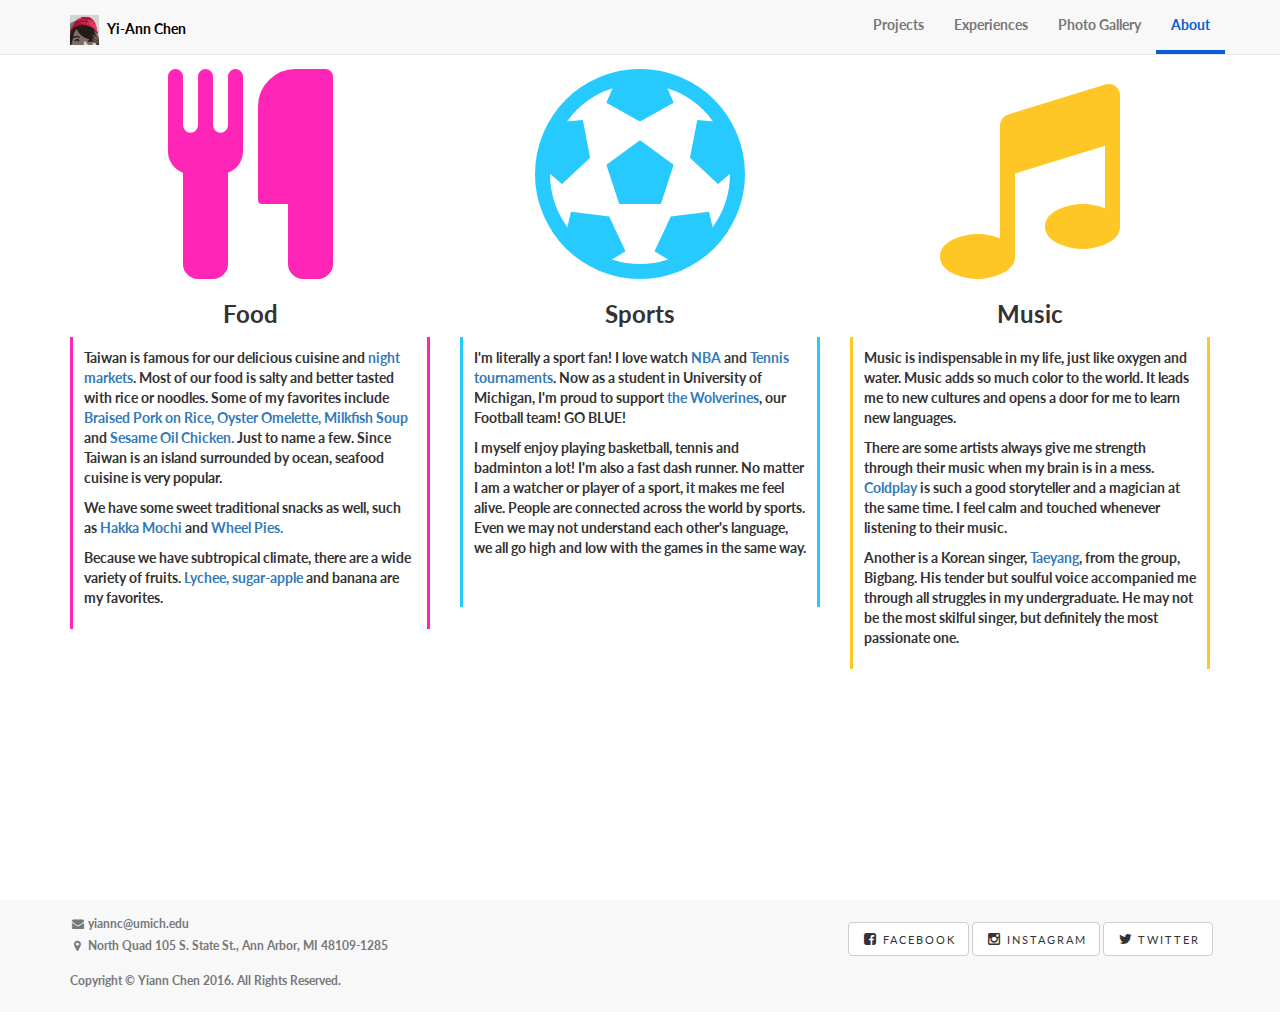
<file: about.html>
<!DOCTYPE html>
<html lang="en">
<head>
<meta charset="utf-8">
    <meta http-equiv="X-UA-Compatible" content="IE=edge">
    <meta name="viewport" content="width=device-width, initial-scale=1">
    <meta name="author" content="Yiann Chen">
    <title>About Yiann</title>
   
    <!-- Bootstrap Core CSS -->
    <link href="css/bootstrap.min.css" rel="stylesheet">

    <!-- Custom CSS -->
     <link href="css/ab-style.css" rel="stylesheet">

    <!-- Custom Fonts -->
    <link href="font-awesome/css/font-awesome.min.css" rel="stylesheet" type="text/css">
    <link href="https://fonts.googleapis.com/css?family=Lato:300,400,700,300italic,400italic,700italic" rel="stylesheet" type="text/css">

</head>
<body>
   <!-- Navigation -->
    <nav class="navbar navbar-default navbar-fixed-top topnav" role="navigation">
        <div class="container topnav">
            <!-- Brand and toggle get grouped for better mobile display -->
            <div class="navbar-header">
                <button type="button" class="navbar-toggle" data-toggle="collapse" data-target="#bs-example-navbar-collapse-1">
                    <span class="sr-only">Toggle navigation</span>
                    <span class="icon-bar"></span>
                    <span class="icon-bar"></span>
                    <span class="icon-bar"></span>
                </button>
                <a class="navbar-brand topnav" href="./index.html"><img src="./img/comicme.JPG" id="logoimg"/> <p id="logotext">Yi-Ann Chen</p></a>
            </div>
            <!-- Collect the nav links, forms, and other content for toggling -->
            <div class="collapse navbar-collapse" id="bs-example-navbar-collapse-1">
                <ul class="nav navbar-nav navbar-right">
                    <li>
                        <a href="./projects.html">Projects</a>
                    </li>
                    <li>
                        <a href="./experiences.html">Experiences</a>
                    </li>
                    <li>
                        <a href="./photos.html">Photo Gallery</a>
                    </li>
                    <li id="here">
                        <a href="./about.html">About</a>
                    </li>
                </ul>
            </div>
            <!-- /.navbar-collapse -->
        </div>
        <!-- /.container -->
    </nav>

  <!-- Page Content -->
    <div class="container" id="content">
  <!-- Projects Row -->
        <div class="row">
            <div class="col-md-4">
                <i class="fa-cutlery fa-fw aboutimage" id="foodicon"></i>
                <h3>
                    Food
                </h3>
                <section id="foodtext">
                <p>Taiwan is famous for our delicious cuisine and <a href="http://7041.tw.tranews.com/Show/images/Column/7439_3.jpg">night markets</a>. Most of our food is salty and better tasted with rice or noodles. 
                Some of my favorites include <a href="http://farm8.static.flickr.com/7123/6864463134_9cb281cf97_o.jpg">Braised Pork on Rice, </a>
                <a href="http://www.sunbus-tw.com/images/nv041-081.jpg">Oyster Omelette, </a><a href="http://pic.pimg.tw/bluehero/1334461362-999297573.jpg">Milkfish Soup </a>and <a href="http://www.17itaiwan.tw/User/103/image/20131121/20131121185239423942.jpg">Sesame Oil Chicken. </a>Just to name a few. 
                Since Taiwan is an island surrounded by ocean, seafood cuisine is very popular. </p>
                <p>We have some sweet traditional snacks as well, such as <a href="http://pic.pimg.tw/hgf822/49c736fb00771.jpg">Hakka Mochi </a>and <a href="http://taiwan102.tranews.com/Show/images/News/3273772_1.jpg">Wheel Pies.</a></p>
                <p>Because we have subtropical climate, there are a wide variety of fruits. <a href="https://en.wikipedia.org/wiki/Lychee">Lychee, </a><a href="https://en.wikipedia.org/wiki/Sugar-apple">sugar-apple </a>and banana are my favorites.</p>
                </section>
            </div>
            <div class="col-md-4">
                <i class="fa-futbol-o fa-fw aboutimage" id="sporticon"></i>
                <h3>
                    Sports
                </h3>
                <section id="sporttext">
                <p>I'm literally a sport fan! I love watch <a href="http://www.nba.com/">NBA </a>and <a href="http://www.atpworldtour.com/">Tennis tournaments</a>. 
                Now as a student in University of Michigan, I'm proud to support <a href="http://www.mgoblue.com/sports/m-footbl/mich-m-footbl-body.html">the Wolverines</a>, our Football team! GO BLUE!</p>
                <p>I myself enjoy playing basketball, tennis and badminton a lot! I'm also a fast dash runner. 
                No matter I am a watcher or player of a sport, it makes me feel alive. People are connected across the world by sports. 
                Even we may not understand each other's language, we all go high and low with the games in the same way.</p>
                </section>
            </div>
            <div class="col-md-4">
                <i class="fa-music fa-fw aboutimage" id="musicicon"></i>
                <h3>
                    Music
                </h3>
                <section id="musictext">
                <p>Music is indispensable in my life, just like oxygen and water. Music adds so much color to the world. It leads me to new cultures and opens a door for me to learn new languages.</p>
                <p>There are some artists always give me strength through their music when my brain is in a mess. <a href="https://www.youtube.com/watch?v=k4V3Mo61fJM">Coldplay</a> is such a good storyteller and a magician at the same time. I feel calm and touched whenever listening to their music.</p>
                <p>Another is a Korean singer, <a href="https://www.youtube.com/watch?v=UwuAPyOImoI">Taeyang</a>, from the group, Bigbang. His tender but soulful voice accompanied me through all struggles in my undergraduate. He may not be the most skilful singer, but definitely the most passionate one.</p>
                </section>
            </div>
        </div>
        <!-- /.row -->
    </div>

      <!-- Footer -->
    <footer>
        <div class="container">
            <div class="row">
                <div class="col-xs-6">
                    <p class="copyright text-muted small"><i class="fa fa-envelope fa-fw"></i> yiannc@umich.edu</p>
                    <p class="copyright text-muted small"><i class="fa fa-map-marker fa-fw"></i> North Quad 105 S. State St., Ann Arbor, MI 48109-1285 </p>
                </div>
                <div class="col-xs-6" id="socialicons">
                    <a href="https://www.facebook.com/yiann.lovezac" class="btn btn-default"><i class="fa fa-facebook-square fa-fw"></i> <span class="network-name">Facebook</span></a>
                    <a href="https://www.instagram.com/yiann09" class="btn btn-default"><i class="fa fa-instagram fa-fw"></i> <span class="network-name">Instagram</span></a>
                    <a href="https://twitter.com/yiann09" class="btn btn-default"><i class="fa fa-twitter fa-fw"></i> <span class="network-name">Twitter</span></a>
                </div>
            </div>
            <div class="row">
                <div class="col-lg-12">
                    <p class="copyright text-muted small">Copyright &copy; Yiann Chen 2016. All Rights Reserved.</p>
                </div>
            </div>
        </div>
    </footer>
    
    <script src="js/jquery.js"></script>

    <!-- Bootstrap Core JavaScript -->
    <script src="js/bootstrap.min.js"></script>
</body>
</html>
</file>
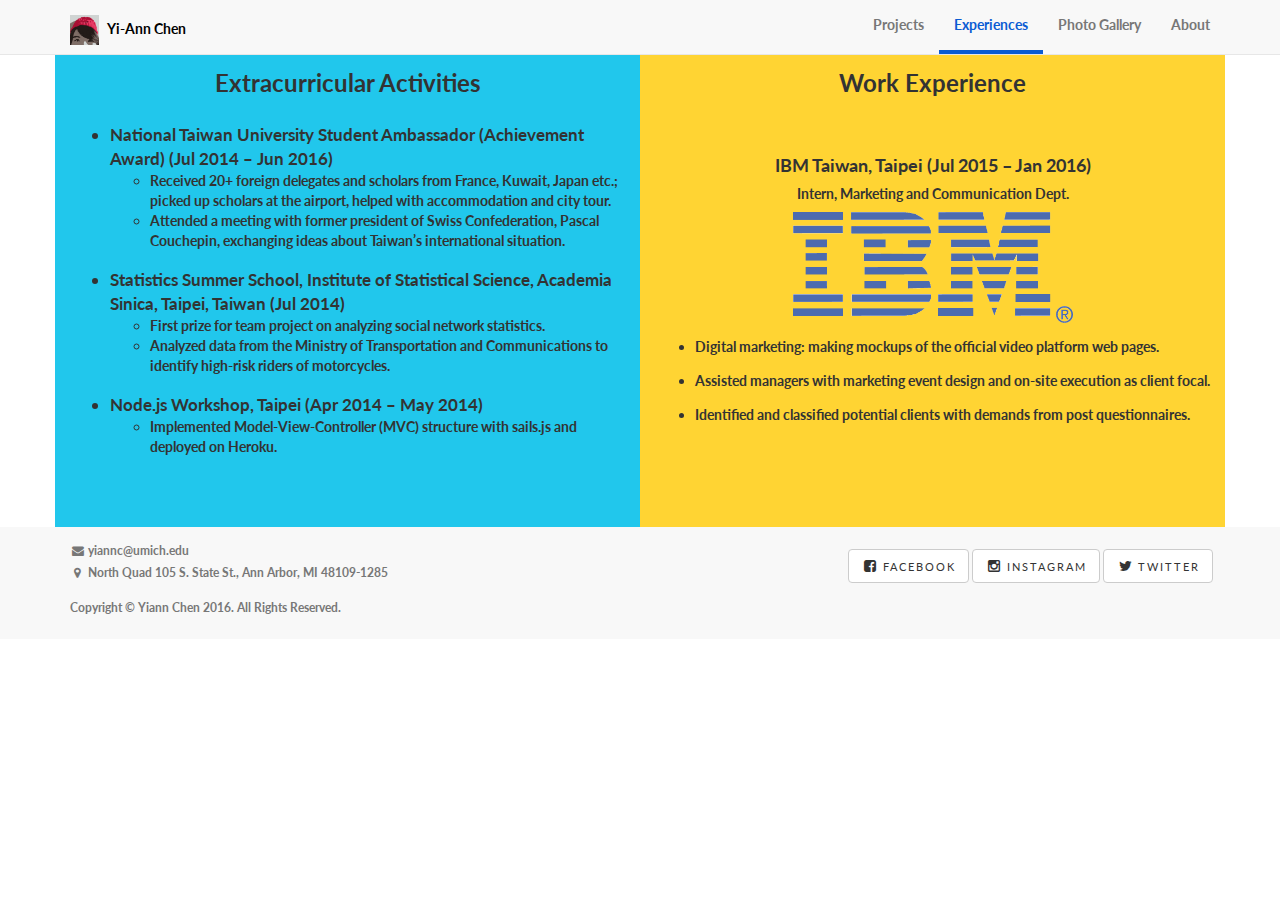
<file: experiences.html>
<!DOCTYPE html>
<html lang="en">
<head>
<meta charset="utf-8">
    <meta http-equiv="X-UA-Compatible" content="IE=edge">
    <meta name="viewport" content="width=device-width, initial-scale=1">
    <meta name="author" content="Yiann Chen">
    <title>Yiann's Experiences</title>
   
    <!-- Bootstrap Core CSS -->
    <link href="css/bootstrap.min.css" rel="stylesheet">

    <!-- Custom CSS -->
     <link href="css/exp-style.css" rel="stylesheet">

    <!-- Custom Fonts -->
    <link href="font-awesome/css/font-awesome.min.css" rel="stylesheet" type="text/css">
    <link href="https://fonts.googleapis.com/css?family=Lato:300,400,700,300italic,400italic,700italic" rel="stylesheet" type="text/css">

</head>
<body>
    <!-- Navigation -->
    <nav class="navbar navbar-default navbar-fixed-top topnav" role="navigation">
        <div class="container topnav">
            <!-- Brand and toggle get grouped for better mobile display -->
            <div class="navbar-header">
                <button type="button" class="navbar-toggle" data-toggle="collapse" data-target="#bs-example-navbar-collapse-1">
                    <span class="sr-only">Toggle navigation</span>
                    <span class="icon-bar"></span>
                    <span class="icon-bar"></span>
                    <span class="icon-bar"></span>
                </button>
                <a class="navbar-brand topnav" href="./index.html"><img src="./img/comicme.JPG" id="logoimg"/> <p id="logotext">Yi-Ann Chen</p></a>
            </div>
            <!-- Collect the nav links, forms, and other content for toggling -->
            <div class="collapse navbar-collapse" id="bs-example-navbar-collapse-1">
                <ul class="nav navbar-nav navbar-right">
                    <li>
                        <a href="./projects.html">Projects</a>
                    </li>
                    <li id="here">
                        <a href="./experiences.html">Experiences</a>
                    </li>
                    <li>
                        <a href="./photos.html">Photo Gallery</a>
                    </li>
                    <li>
                        <a href="./about.html">About</a>
                    </li>
                </ul>
            </div>
            <!-- /.navbar-collapse -->
        </div>
        <!-- /.container -->
    </nav>

  <!-- Page Content -->
    <div class="container" id="content">
  <!-- Projects Row -->
        <div class="row">
            <div class="col-md-6" id="left">
                
                <h3>
                    Extracurricular Activities
                </h3>
                <ul id="leftlist">
                    <li class="activities">National Taiwan University Student Ambassador (Achievement Award) (Jul 2014 – Jun 2016)</li>
                    <ul>
                        <li>Received 20+ foreign delegates and scholars from France, Kuwait, Japan etc.; picked up scholars at the airport, helped with accommodation and city tour.</li>
                        <li>
                        Attended a meeting with former president of Swiss Confederation, Pascal Couchepin, exchanging ideas about Taiwan’s international situation.
                        </li>
                    </ul>
                    <li class="activities">Statistics Summer School, Institute of Statistical Science, Academia Sinica, Taipei, Taiwan (Jul 2014)</li>
                    <ul>
                        <li>First prize for team project on analyzing social network statistics.</li>
                        <li>Analyzed data from the Ministry of Transportation and Communications to identify high-risk riders of motorcycles.</li>
                    </ul>
                    <li class="activities">Node.js Workshop, Taipei (Apr 2014 – May 2014)</li>
                        <ul>
                            <li>Implemented Model-View-Controller (MVC) structure with sails.js and deployed on Heroku.</li>
                        </ul>
                </ul>
            </div>
            
            <div class="col-md-6" id="right">
                
                <h3>
                    Work Experience
                </h3>
                <br></br>
                <h4>IBM Taiwan, Taipei (Jul 2015 – Jan 2016)</h4>
                <h5>Intern, Marketing and Communication Dept.</h5>
                <a href="http://www.ibm.com/us-en/"><img src="./img/ibmlogo.gif" id="ibmlogo" alt="IBM Logo"/></a>
                <ul id="rightlist">
                    <li> Digital marketing: making mockups of the official video platform web pages.</li>
                    <li> Assisted managers with marketing event design and on-site execution as client focal. </li>
                    <li>Identified and classified potential clients with demands from post questionnaires.</li>
                </ul>
            </div>
        </div>
        <!-- /.row -->
    </div>

       <!-- Footer -->
    <footer>
        <div class="container">
            <div class="row">
                <div class="col-xs-6">
                    <p class="copyright text-muted small"><i class="fa fa-envelope fa-fw"></i> yiannc@umich.edu</p>
                    <p class="copyright text-muted small"><i class="fa fa-map-marker fa-fw"></i> North Quad 105 S. State St., Ann Arbor, MI 48109-1285 </p>
                </div>
                <div class="col-xs-6" id="socialicons">
                    <a href="https://www.facebook.com/yiann.lovezac" class="btn btn-default"><i class="fa fa-facebook-square fa-fw"></i> <span class="network-name">Facebook</span></a>
                    <a href="https://www.instagram.com/yiann09" class="btn btn-default"><i class="fa fa-instagram fa-fw"></i> <span class="network-name">Instagram</span></a>
                    <a href="https://twitter.com/yiann09" class="btn btn-default"><i class="fa fa-twitter fa-fw"></i> <span class="network-name">Twitter</span></a>
                </div>
            </div>
            <div class="row">
                <div class="col-lg-12">
                    <p class="copyright text-muted small">Copyright &copy; Yiann Chen 2016. All Rights Reserved.</p>
                </div>
            </div>
        </div>
    </footer>
    
    <script src="js/jquery.js"></script>

    <!-- Bootstrap Core JavaScript -->
    <script src="js/bootstrap.min.js"></script>
</body>
</html>
</file>
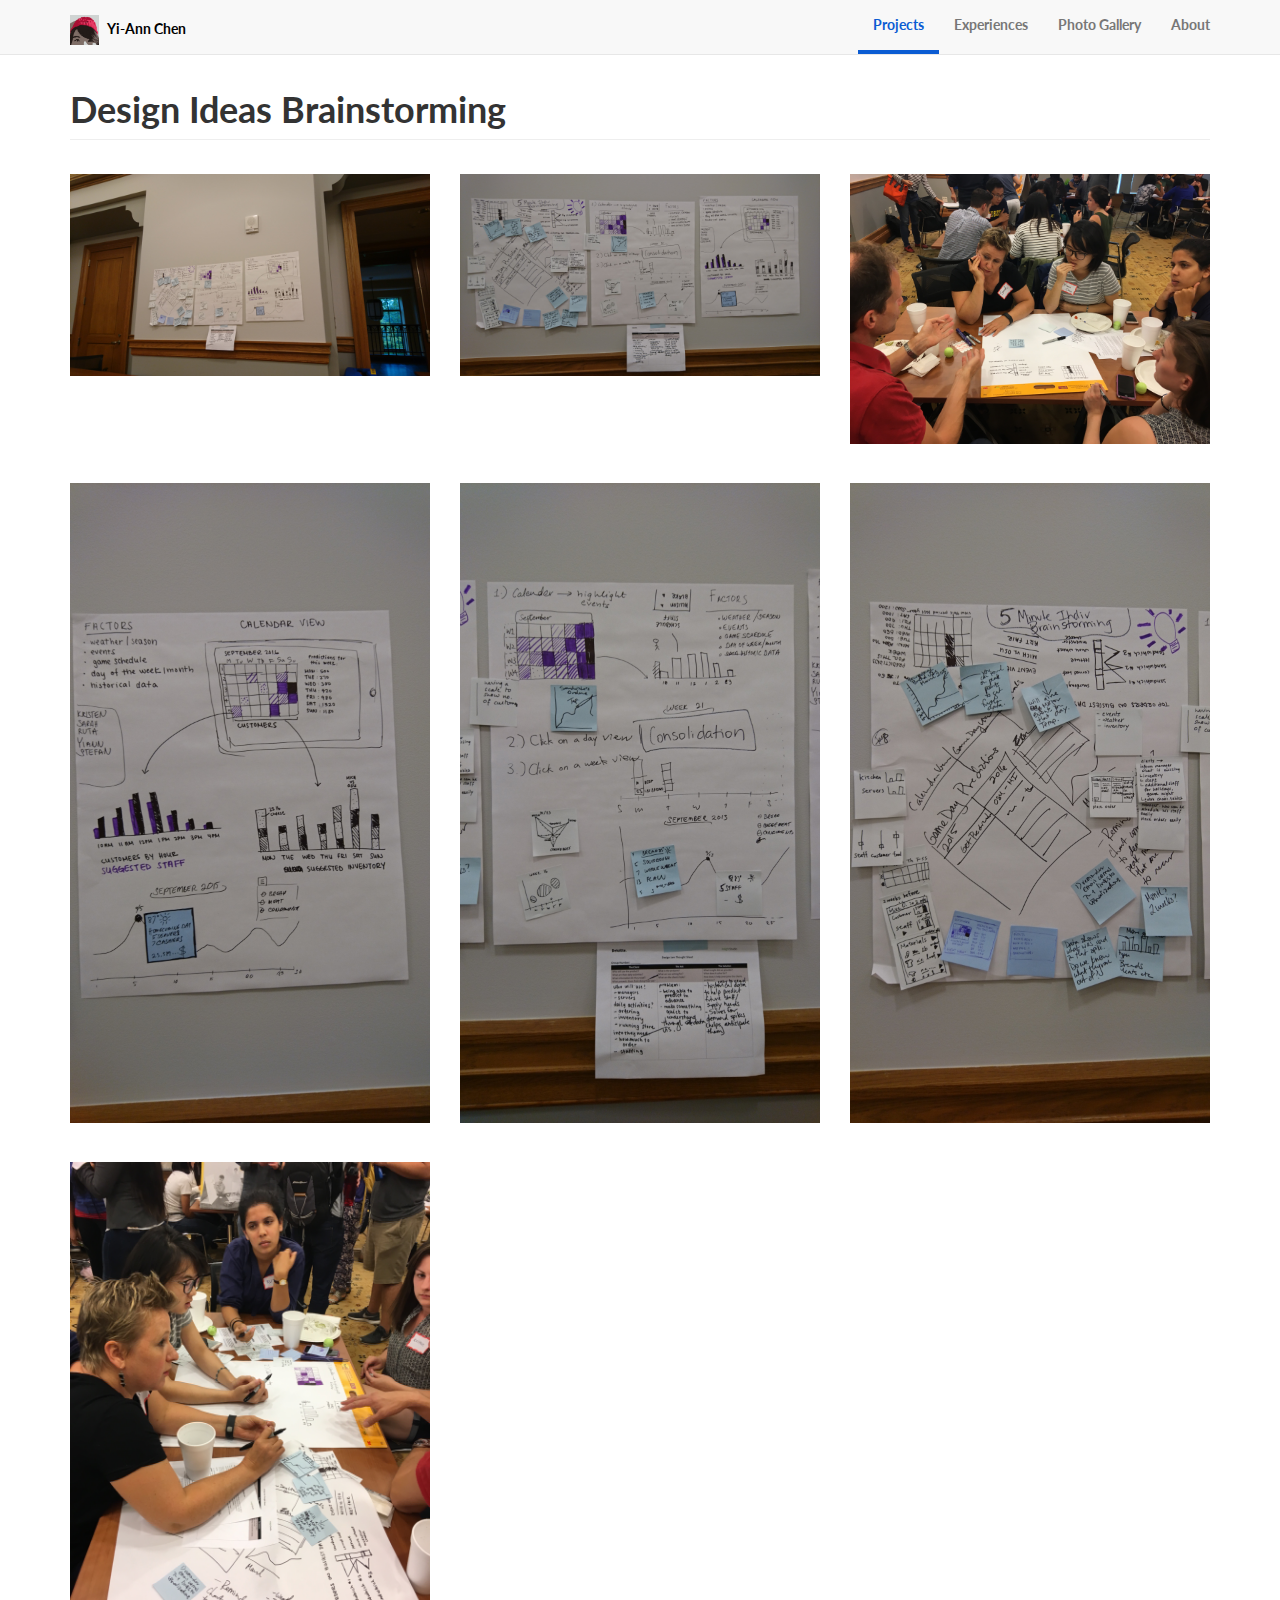
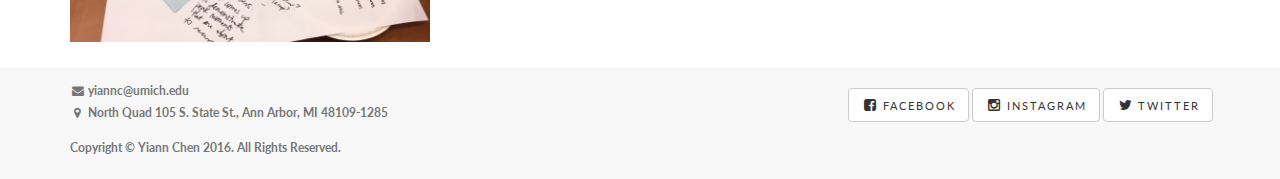
<file: projects/deloitte.html>
<!DOCTYPE html>
<html lang="en">

<head>

    <meta charset="utf-8">
    <meta http-equiv="X-UA-Compatible" content="IE=edge">
    <meta name="viewport" content="width=device-width, initial-scale=1">
    <meta name="description" content="">
    <meta name="author" content="Yiann Chen">

    <title>Deloitte Design Jam</title>

    <!-- Bootstrap Core CSS -->
    <link href="../css/bootstrap.min.css" rel="stylesheet">

    <!-- Custom CSS -->
    <link href="../css/2-col-portfolio.css" rel="stylesheet">

    <!-- Custom Fonts -->
    <link href="../font-awesome/css/font-awesome.min.css" rel="stylesheet" type="text/css">
    <link href="https://fonts.googleapis.com/css?family=Lato:300,400,700,300italic,400italic,700italic" rel="stylesheet" type="text/css">
    

</head>

<body>

    <!-- Navigation -->
    <nav class="navbar navbar-default navbar-fixed-top topnav" role="navigation">
        <div class="container topnav">
            <!-- Brand and toggle get grouped for better mobile display -->
            <div class="navbar-header">
                <button type="button" class="navbar-toggle" data-toggle="collapse" data-target="#bs-example-navbar-collapse-1">
                    <span class="sr-only">Toggle navigation</span>
                    <span class="icon-bar"></span>
                    <span class="icon-bar"></span>
                    <span class="icon-bar"></span>
                </button>
                <a class="navbar-brand topnav" href="./index.html"><img src="./img/comicme.JPG" id="logoimg"/> <p id="logotext">Yi-Ann Chen</p></a>
            </div>
            <!-- Collect the nav links, forms, and other content for toggling -->
            <div class="collapse navbar-collapse" id="bs-example-navbar-collapse-1">
                <ul class="nav navbar-nav navbar-right">
                    <li id="here">
                        <a href="../projects.html">Projects</a>
                        
                    </li>
                    <li>
                        <a href="../experiences.html">Experiences</a>
                    </li>
                    <li>
                        <a href="../photos.html">Photo Gallery</a>
                    </li>
                    <li>
                        <a href="../about.html">About</a>
                    </li>
                </ul>
            </div>
            <!-- /.navbar-collapse -->
        </div>
        <!-- /.container -->
    </nav>

    <!-- Page Content -->
    <div class="container" id="content">

        <!-- Page Header -->
        <!--<div class="row">
            <div class="col-lg-12">
                <h1 class="page-header">Projects Overview</h1>
            </div>
        </div>-->
        <!-- /.row -->

        <!-- Row -->
        <div class="row">
            <div class="col-lg-12">
                <h1 class="page-header">Design Ideas Brainstorming</h1>
            </div>
            <div class="col-md-4 portfolio-item">
                    <img class="img-responsive" src="./img/deloitte_00.JPG" alt="Deloitte Design Jam ideas brainstorming.">   
            </div>
            <div class="col-md-4 portfolio-item">
                    <img class="img-responsive" src="./img/deloitte_04.JPG" alt="Deloitte Design Jam ideas brainstorming.">
            </div>
             <div class="col-md-4 portfolio-item">
                    <img class="img-responsive" src="./img/deloitte_05.JPG" alt="Deloitte Design Jam ideas brainstorming.">
            </div>
        </div>
        <!-- /.row -->
        
        <!-- Row -->
        <div class="row">
            <div class="col-md-4 portfolio-item">
                    <img class="img-responsive" src="./img/deloitte_01.JPG" alt="Deloitte Design Jam ideas brainstorming.">   
            </div>
            <div class="col-md-4 portfolio-item">
                    <img class="img-responsive" src="./img/deloitte_02.JPG" alt="Deloitte Design Jam ideas brainstorming.">
            </div>
             <div class="col-md-4 portfolio-item">
                    <img class="img-responsive" src="./img/deloitte_03.JPG" alt="Deloitte Design Jam ideas brainstorming.">
            </div>
        </div>
        <!-- /.row -->
        
        <div class="row">
            <div class="col-md-4 portfolio-item">
                    <img class="img-responsive" src="./img/deloitte_06.JPG" alt="Deloitte Design Jam ideas brainstorming.">   
            </div>
        </div>
        <!-- /.row -->
    </div>
    
    <!-- Footer -->
    <footer>
        <div class="container">
            <div class="row">
                <div class="col-xs-6">
                    <p class="copyright text-muted small"><i class="fa fa-envelope fa-fw"></i> yiannc@umich.edu</p>
                    <p class="copyright text-muted small"><i class="fa fa-map-marker fa-fw"></i> North Quad 105 S. State St., Ann Arbor, MI 48109-1285 </p>
                </div>
                <div class="col-xs-6" id="socialicons">
                    <a href="https://www.facebook.com/yiann.lovezac" class="btn btn-default"><i class="fa fa-facebook-square fa-fw"></i> <span class="network-name">Facebook</span></a>
                    <a href="https://www.instagram.com/yiann09" class="btn btn-default"><i class="fa fa-instagram fa-fw"></i> <span class="network-name">Instagram</span></a>
                    <a href="https://twitter.com/yiann09" class="btn btn-default"><i class="fa fa-twitter fa-fw"></i> <span class="network-name">Twitter</span></a>
                </div>
            </div>
            <div class="row">
                <div class="col-lg-12">
                    <p class="copyright text-muted small">Copyright &copy; Yiann Chen 2016. All Rights Reserved.</p>
                </div>
            </div>
        </div>
    </footer>
    
    <script src="../js/jquery.js"></script>

    <!-- Bootstrap Core JavaScript -->
    <script src="../js/bootstrap.min.js"></script>
</body>

</html>
</file>
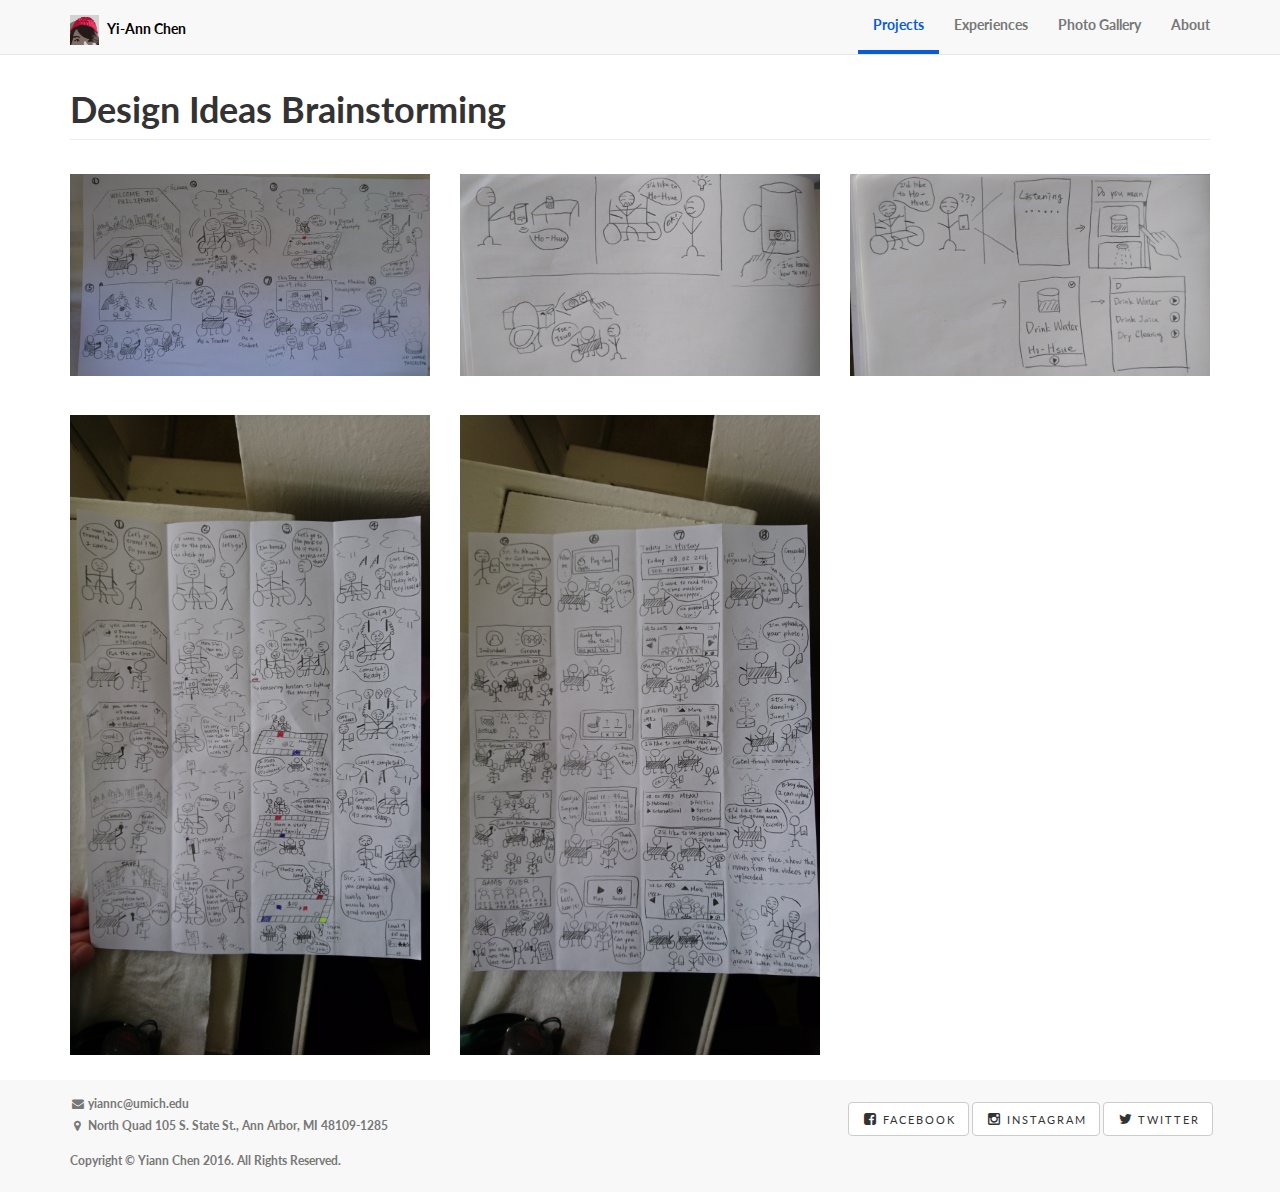
<file: projects/SI582.html>
<!DOCTYPE html>
<html lang="en">

<head>

    <meta charset="utf-8">
    <meta http-equiv="X-UA-Compatible" content="IE=edge">
    <meta name="viewport" content="width=device-width, initial-scale=1">
    <meta name="description" content="">
    <meta name="author" content="Yiann Chen">

    <title>Project: Teachoard</title>

    <!-- Bootstrap Core CSS -->
    <link href="../css/bootstrap.min.css" rel="stylesheet">

    <!-- Custom CSS -->
    <link href="../css/2-col-portfolio.css" rel="stylesheet">

    <!-- Custom Fonts -->
    <link href="../font-awesome/css/font-awesome.min.css" rel="stylesheet" type="text/css">
    <link href="https://fonts.googleapis.com/css?family=Lato:300,400,700,300italic,400italic,700italic" rel="stylesheet" type="text/css">
</head>

<body>

    <!-- Navigation -->
    <nav class="navbar navbar-default navbar-fixed-top topnav" role="navigation">
        <div class="container topnav">
            <!-- Brand and toggle get grouped for better mobile display -->
            <div class="navbar-header">
                <button type="button" class="navbar-toggle" data-toggle="collapse" data-target="#bs-example-navbar-collapse-1">
                    <span class="sr-only">Toggle navigation</span>
                    <span class="icon-bar"></span>
                    <span class="icon-bar"></span>
                    <span class="icon-bar"></span>
                </button>
                <a class="navbar-brand topnav" href="./index.html"><img src="./img/comicme.JPG" id="logoimg"/> <p id="logotext">Yi-Ann Chen</p></a>
            </div>
            <!-- Collect the nav links, forms, and other content for toggling -->
            <div class="collapse navbar-collapse" id="bs-example-navbar-collapse-1">
                <ul class="nav navbar-nav navbar-right">
                    <li id="here">
                        <a href="../projects.html">Projects</a>
                        
                    </li>
                    <li>
                        <a href="../experiences.html">Experiences</a>
                    </li>
                    <li>
                        <a href="../photos.html">Photo Gallery</a>
                    </li>
                    <li>
                        <a href="../about.html">About</a>
                    </li>
                </ul>
            </div>
            <!-- /.navbar-collapse -->
        </div>
        <!-- /.container -->
    </nav>

    <!-- Page Content -->
    <div class="container" id="content">

        <!-- Page Header -->
        <!--<div class="row">
            <div class="col-lg-12">
                <h1 class="page-header">Projects Overview</h1>
            </div>
        </div>-->
        <!-- /.row -->

        <!-- Row -->
        <div class="row">
            <div class="col-lg-12">
                <h1 class="page-header">Design Ideas Brainstorming</h1>
            </div>
            <div class="col-md-4 portfolio-item">
                    <img class="img-responsive" src="./img/582_00.JPG" alt="Interaction Design Course Project: Teachoard: Design for the elderly in Taiwan and their personal foreign caregivers">   
            </div>
            <div class="col-md-4 portfolio-item">
                    <img class="img-responsive" src="./img/582_01.JPG" alt="Interaction Design Course Project: Teachoard: Design for the elderly in Taiwan and their personal foreign caregivers">
            </div>
             <div class="col-md-4 portfolio-item">
                    <img class="img-responsive" src="./img/582_02.JPG" alt="Interaction Design Course Project: Teachoard: Design for the elderly in Taiwan and their personal foreign caregivers">
            </div>
        </div>
        <!-- /.row -->
        
        <!-- Row -->
        <div class="row">
            <div class="col-md-4 portfolio-item">
                    <img class="img-responsive" src="./img/582_03.JPG" alt="Interaction Design Course Project: Teachoard: Design for the elderly in Taiwan and their personal foreign caregivers">   
            </div>
            <div class="col-md-4 portfolio-item">
                    <img class="img-responsive" src="./img/582_04.JPG" alt="Interaction Design Course Project: Teachoard: Design for the elderly in Taiwan and their personal foreign caregivers">
            </div>
            
        </div>
        <!-- /.row -->

    </div>
    
    <!-- Footer -->
    <footer>
        <div class="container">
            <div class="row">
                <div class="col-xs-6">
                    <p class="copyright text-muted small"><i class="fa fa-envelope fa-fw"></i> yiannc@umich.edu</p>
                    <p class="copyright text-muted small"><i class="fa fa-map-marker fa-fw"></i> North Quad 105 S. State St., Ann Arbor, MI 48109-1285 </p>
                </div>
                <div class="col-xs-6" id="socialicons">
                    <a href="https://www.facebook.com/yiann.lovezac" class="btn btn-default"><i class="fa fa-facebook-square fa-fw"></i> <span class="network-name">Facebook</span></a>
                    <a href="https://www.instagram.com/yiann09" class="btn btn-default"><i class="fa fa-instagram fa-fw"></i> <span class="network-name">Instagram</span></a>
                    <a href="https://twitter.com/yiann09" class="btn btn-default"><i class="fa fa-twitter fa-fw"></i> <span class="network-name">Twitter</span></a>
                </div>
            </div>
            <div class="row">
                <div class="col-lg-12">
                    <p class="copyright text-muted small">Copyright &copy; Yiann Chen 2016. All Rights Reserved.</p>
                </div>
            </div>
        </div>
    </footer>
    
    <script src="../js/jquery.js"></script>

    <!-- Bootstrap Core JavaScript -->
    <script src="../js/bootstrap.min.js"></script>
</body>

</html>
</file>
<file: css/ab-style.css>
body,
html {
    width: 100%;
    height: 100%;
}

body,
h1,
h2,
h3,
h4,
h5,
h6 {
    font-family: "Lato","Helvetica Neue",Helvetica,Arial,sans-serif;
    font-weight: 700;
}

.topnav {
    font-size: 14px; 
}

.lead {
    font-size: 18px;
    font-weight: 400;
}

#logoimg {
    height: 30px;
    width: auto;
    display: inline;
}

#logotext {
    display: inline;
    margin-left: 5px;
}

#here {
    border-bottom: 4px solid #0B5CD3;
}

#here a{
    color: #0B5CD3;
}

#content{
    padding-top: 50px; 
    text-align: center;
    min-height: 100%;
    position: relative;
    margin-bottom: 8em;
}


.aboutimage {
    margin-top:0.1em;
    display: inline-block;
    font: normal normal normal 15em/1 FontAwesome;
    border-color: white;
}

#foodicon{
    color: #FF26B7;
}

#sporticon{
    color: #26CAFF;
}

#musicicon{
    color: #FFC726;
}

#foodtext, #sporttext, #musictext{
    padding:3%;
    min-height: 30vh;
    text-align: left;
}

#foodtext {
    border-left: 3px solid #FF26B7;
    border-right: 3px solid #FF26B7;
}    

#sporttext {
    border-left: 3px solid #26CAFF;
    border-right: 3px solid #26CAFF;
}

#musictext {
    border-left: 3px solid #FFC726;
    border-right: 3px solid #FFC726;
}

@media(max-width:767px) {
    .banner h2 {
        margin: 0;
        text-shadow: 2px 2px 3px rgba(0,0,0,0.6);
        font-size: 3em;
    }

    ul.banner-social-buttons > li {
        display: block;
        margin-bottom: 20px;
        padding: 0;
    }

    ul.banner-social-buttons > li:last-child {
        margin-bottom: 0;
    }
}

.network-name {
    text-transform: uppercase;
    font-size: 0.8em;
    font-weight: 400;
    letter-spacing: 2px;
}

footer {
    /*padding: 10px 0;*/
    background-color: #f8f8f8;
    position: relative;
    height: 8em;
    margin-top:-8em;
    right: 0;
    bottom: 0;
    left: 0;
    padding: 1rem;
}

#socialicons {
    text-align: right;
    padding: 1%;
}

@media(max-width:1000px) {
    .network-name {
        display: none;
    }
}

p.copyright {
    margin: 5px 0 0;
}
</file>
<file: css/exp-style.css>
body,
html {
    width: 100%;
    height: 100%;
}

body,
h1,
h2,
h3,
h4,
h5,
h6 {
    font-family: "Lato","Helvetica Neue",Helvetica,Arial,sans-serif;
    font-weight: 700;
}

.topnav {
    font-size: 14px; 
}

.lead {
    font-size: 18px;
    font-weight: 400;
}

#logoimg {
    height: 30px;
    width: auto;
    display: inline;
}

#logotext {
    display: inline;
    margin-left: 5px;
}

#here {
    border-bottom: 4px solid #0B5CD3;
}

#here a{
    color: #0B5CD3;
}

#content{
    padding-top: 50px; 
    text-align: center;
    /*height: 100%;*/
    position: relative;
    margin-bottom: 8em;
}
.row {
    height: 100%;
}

#left {
    background-color:#21C7EC;
    min-height: 477px;
}

#right{
    background-color:#FFD433 ;
    min-height: 477px;
}

.network-name {
    text-transform: uppercase;
    font-size: 14px;
    font-weight: 400;
    letter-spacing: 2px;
}

ul > li {
    text-align: left;
}

.activities {
    font-size: 1.2em;
}

#leftlist > li, #rightlist > li {
    padding-top: 1em;
}

#ibmlogo {
    width: 20em;
}

.network-name {
    text-transform: uppercase;
    font-size: 0.8em;
    font-weight: 400;
    letter-spacing: 2px;
}

footer {
    /*padding: 10px 0;*/
    background-color: #f8f8f8;
    position: relative;
    height: 8em;
    margin-top:-8em;
    right: 0;
    bottom: 0;
    left: 0;
    padding: 1rem;
}

#socialicons {
    text-align: right;
    padding: 1%;
}

@media(max-width:1000px) {
    .network-name {
        display: none;
    }
}

p.copyright {
    margin: 5px 0 0;
}
</file>
<file: css/2-col-portfolio.css>
body,
html {
    width: 100%;
    height: 100%;
}

body,
h1,
h2,
h3,
h4,
h5,
h6 {
    font-family: "Lato","Helvetica Neue",Helvetica,Arial,sans-serif;
    font-weight: 700;
}

body {
    padding-top: 50px;
}

.topnav {
    font-size: 14px; 
}

#logoimg {
    height: 30px;
    width: auto;
    display: inline;
}

#logotext {
    display: inline;
    margin-left: 5px;
}

#here {
    border-bottom: 4px solid #0B5CD3;
}

#here a{
    color: #0B5CD3;
}

#content{
    margin-bottom: 8em;
}

.portfolio-item {
    padding-top: 1em;
    margin-bottom: 25px;
}

.network-name {
    text-transform: uppercase;
    font-size: 0.8em;
    font-weight: 400;
    letter-spacing: 2px;
}

footer {
    /*padding: 10px 0;*/
    background-color: #f8f8f8;
    position: relative;
    height: 8em;
    margin-top:-8em;
    right: 0;
    bottom: 0;
    left: 0;
    padding: 1rem;
}

#socialicons {
    text-align: right;
    padding: 1%;
}

@media(max-width:1000px) {
    .network-name {
        display: none;
    }
}

p.copyright {
    margin: 5px 0 0;
}
</file>
